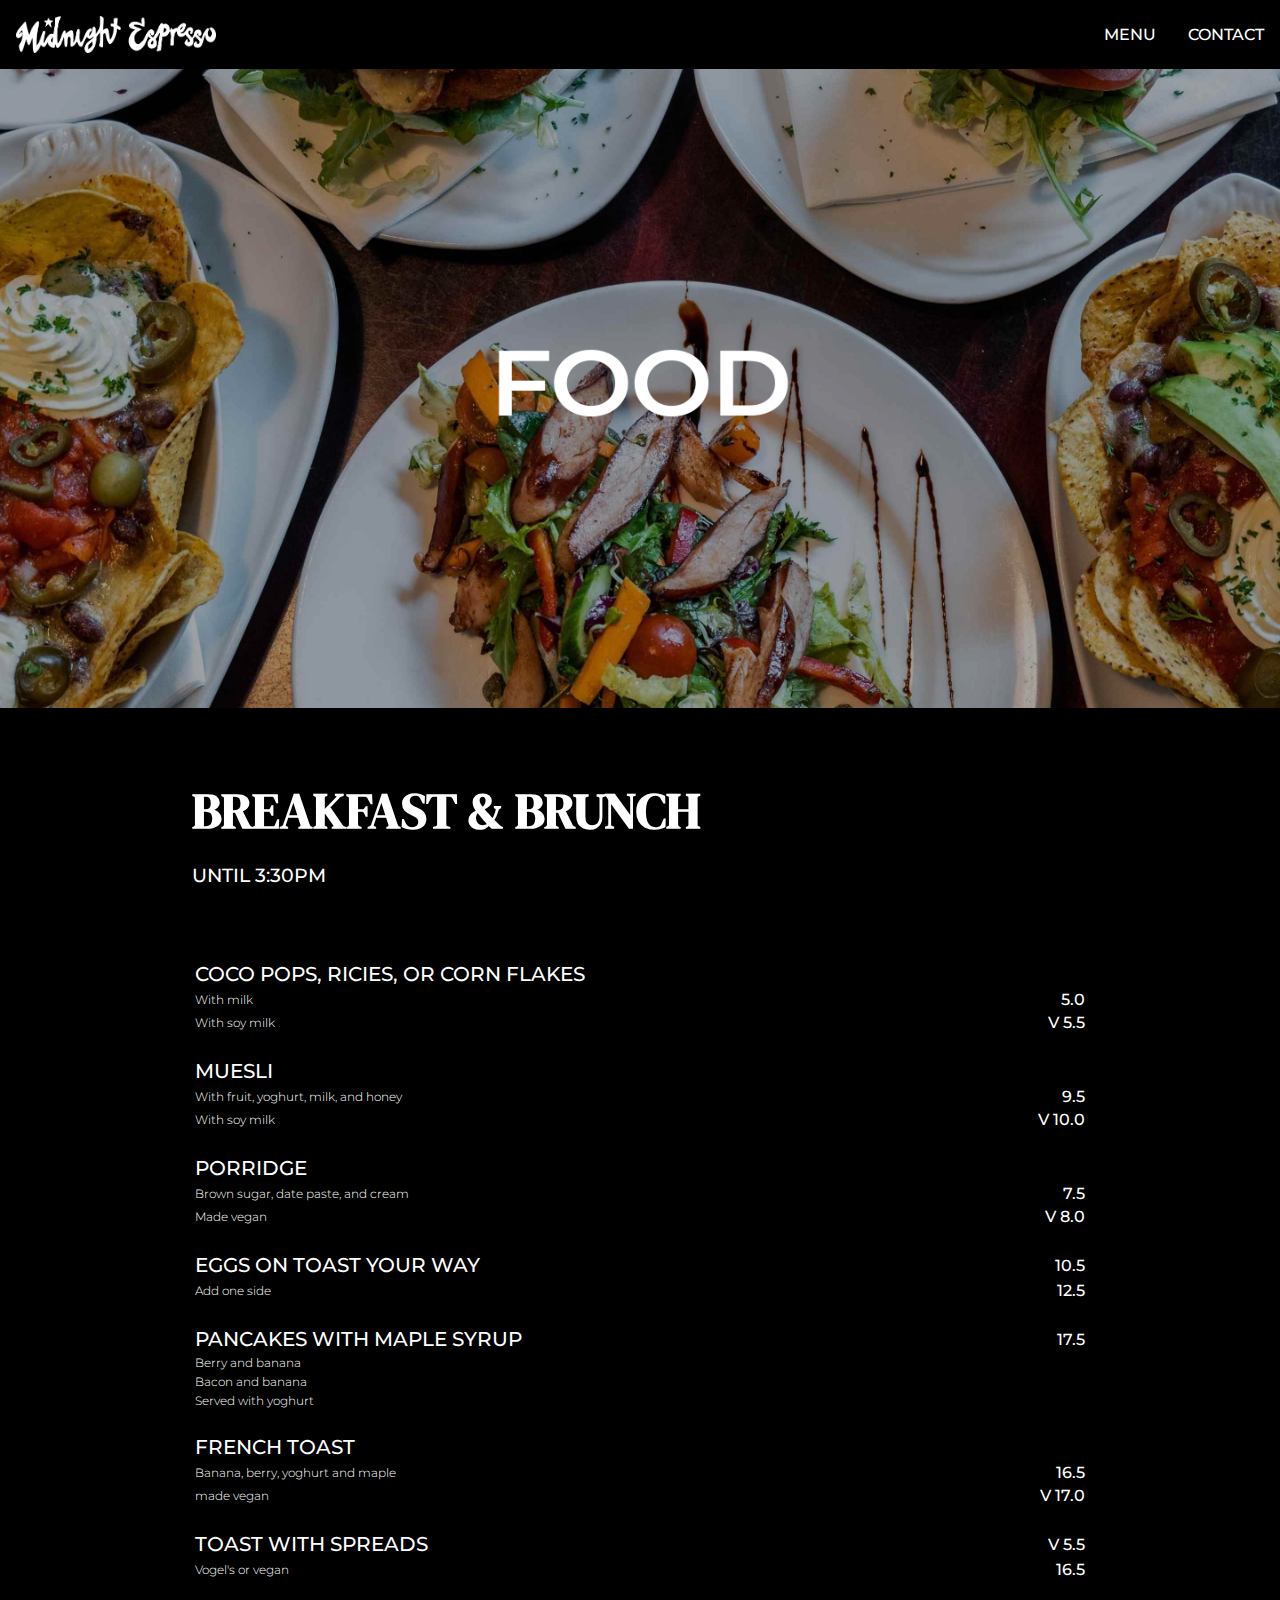
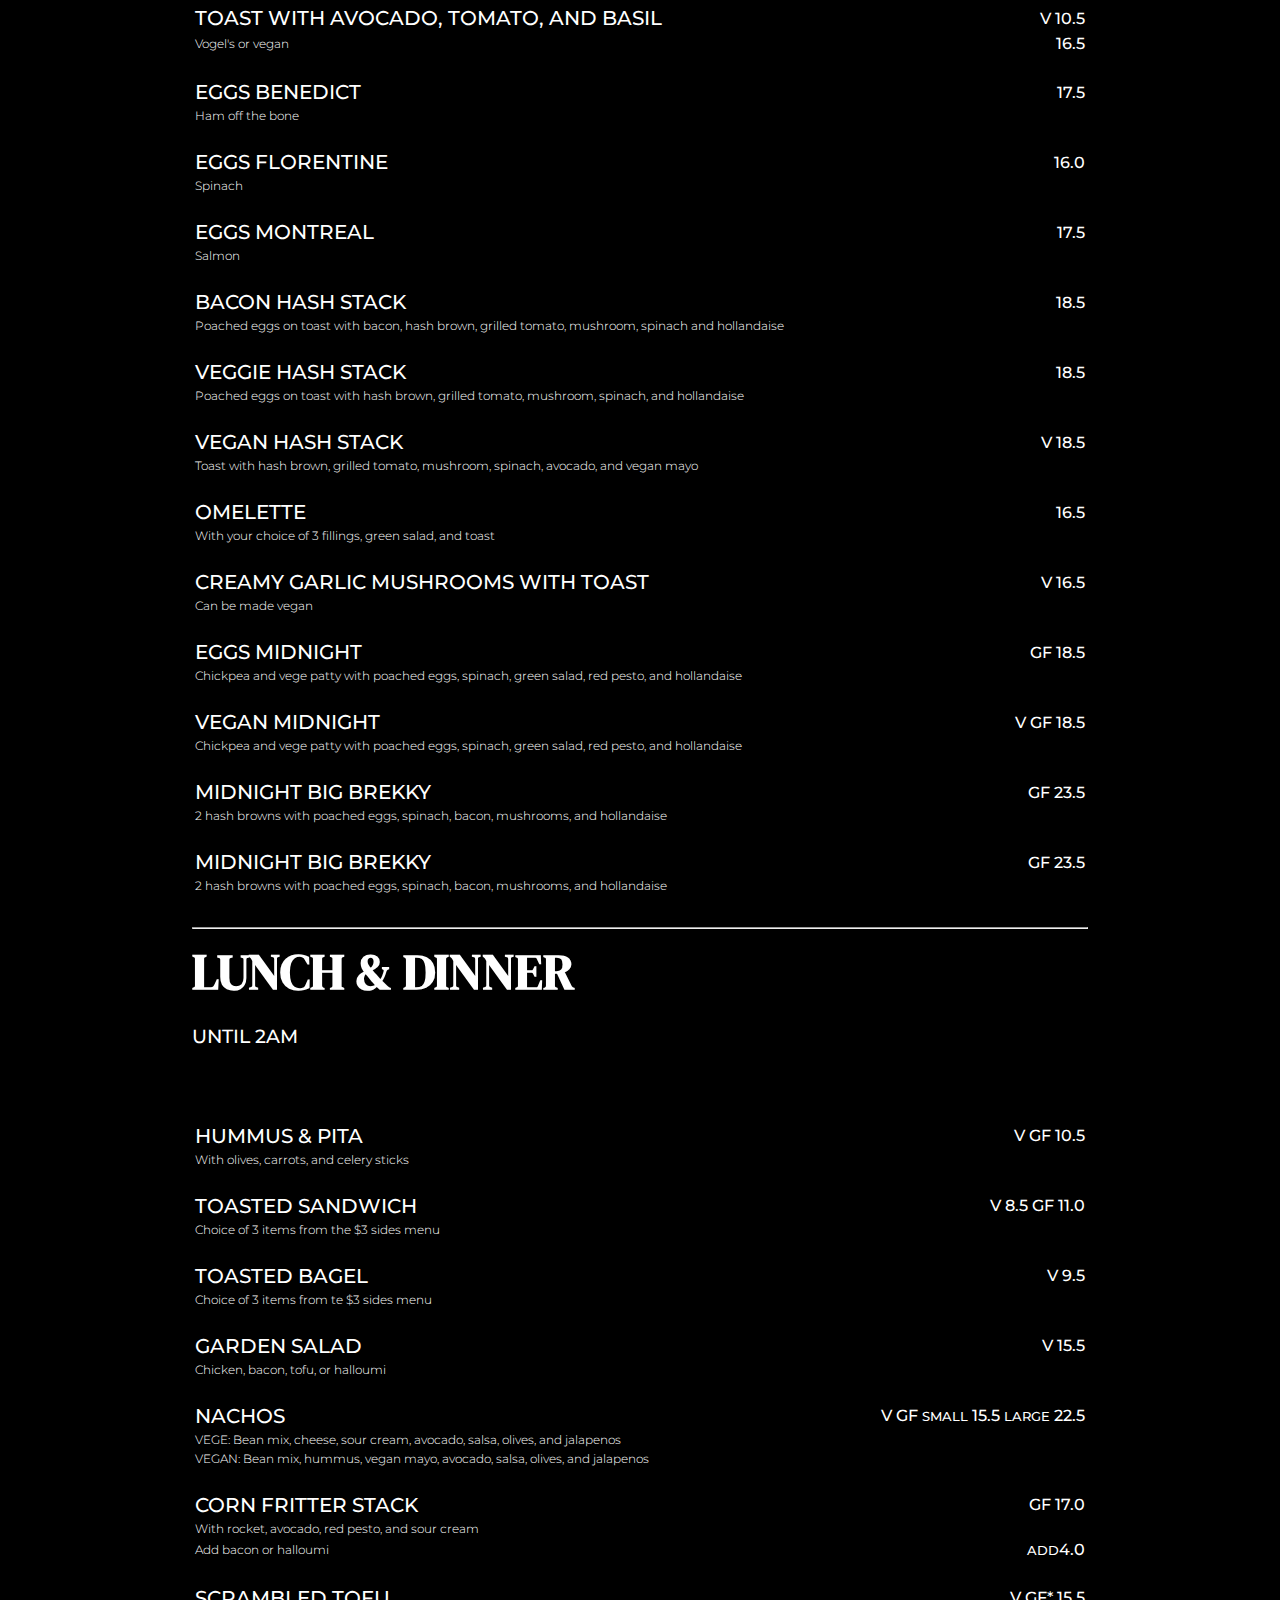
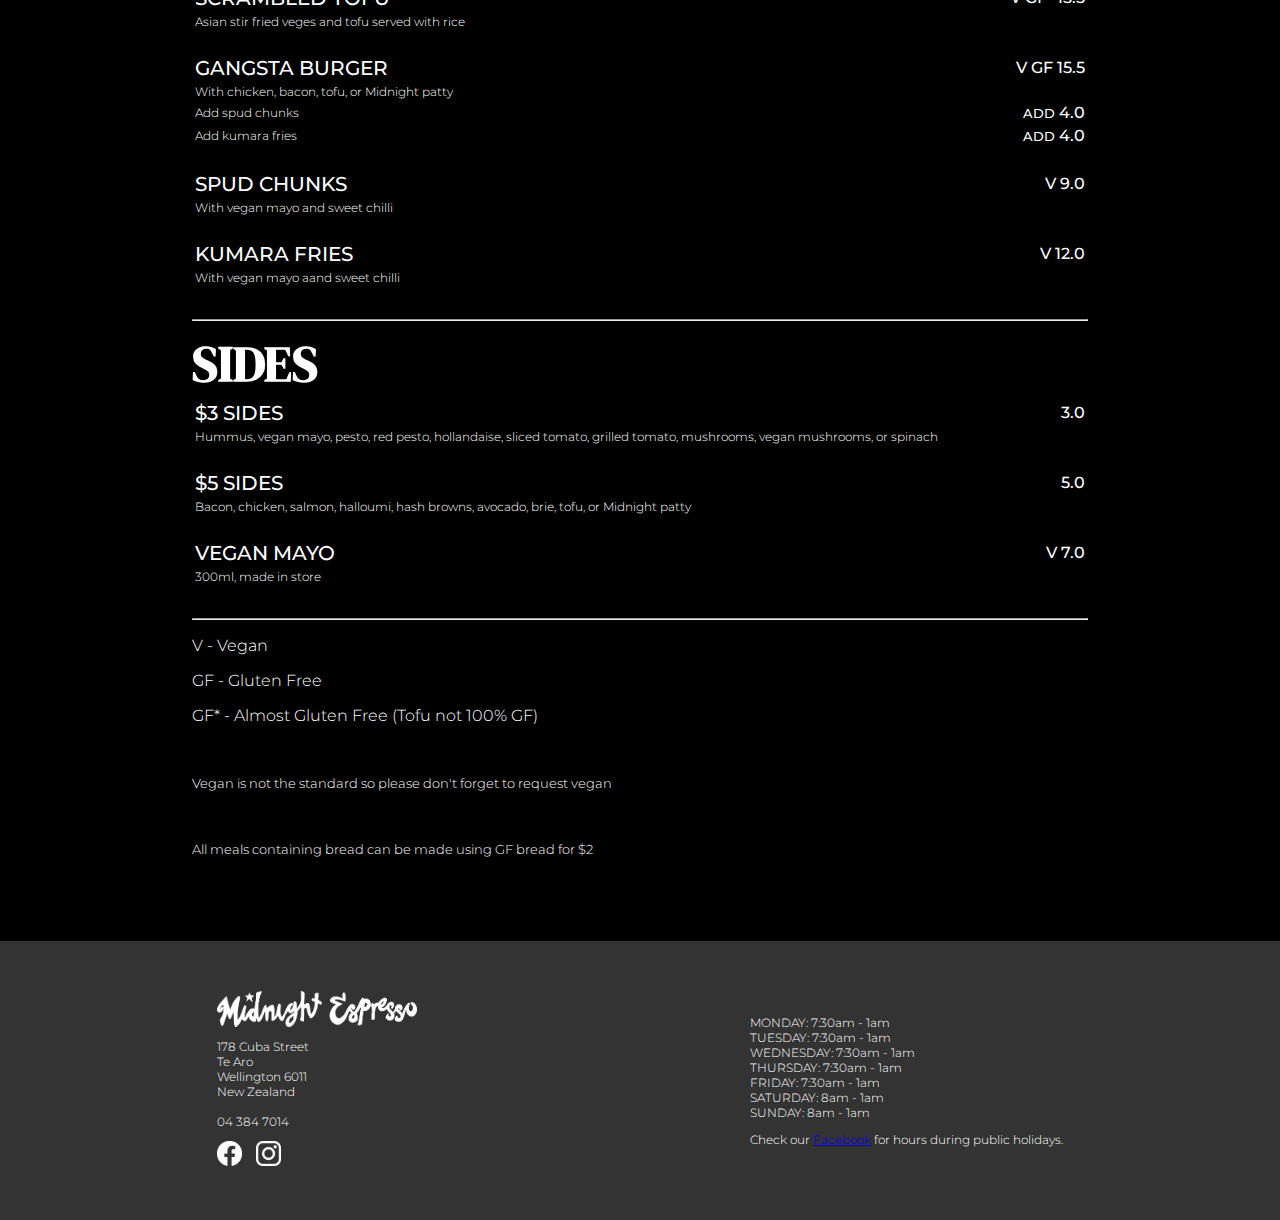
<file: menu.html>
<html lang="en">
<head>
    <meta charset="UTF-8">
    <meta http-equiv="X-UA-Compatible" content="IE=edge">
    <meta name="viewport" content="width=device-width, initial-scale=1.0">
    <title>Midnight Espresso</title>
    <link rel="preconnect" href="https://fonts.googleapis.com"><link rel="preconnect" href="https://fonts.gstatic.com" crossorigin><link href="https://fonts.googleapis.com/css2?family=DM+Serif+Display&family=Montserrat:wght@300;500&display=swap" rel="stylesheet">
    <link rel="stylesheet" href="css/style.css">
</head>
<body>
    <nav class="navbar">
        <div class="logo">
            <a href="index.html"><img src="img/logo.png" width="200px" alt="logo"></a>
        </div>
        <a href="#" class="toggle-button">
            <span class="bar"></span>
            <span class="bar"></span>
            <span class="bar"></span>
        </a>
        <div class="navbar-links">
            <ul>
                <li><a href="menu.html">MENU</a></li>
                <li><a href="contact.html">CONTACT</a></li>
            </ul>
        </div>
    </nav>

    <div class="offset"></div>
    
    <img src="img/menu-header.png" width="100%" alt="food">

    <main>
        <div class="offset"></div>
        <h2>BREAKFAST & BRUNCH</h2>
        <h3>UNTIL 3:30PM</h3>
        <br><br><br>

        <table>
            <tr>
                <td class="menu-item">COCO POPS, RICIES, OR CORN FLAKES</td>
                <td class="price"></td>
            </tr>
            <tr>
                <td class="option">With milk</td>
                <td class="price">5.0</td>
            </tr>
            <tr>
                <td class="option">With soy milk</td>
                <td class="price">V 5.5</td>
            </tr>
            <tr>
                <td>&nbsp</td>
                <td>&nbsp</td>
            </tr>

            <tr>
                <td class="menu-item">MUESLI</td>
                <td class="price"></td>
            </tr>
            <tr>
                <td class="option">With fruit, yoghurt, milk, and honey</td>
                <td class="price">9.5</td>
            </tr>
            <tr>
                <td class="option">With soy milk</td>
                <td class="price">V 10.0</td>
            </tr>
            <tr>
                <td>&nbsp</td>
                <td>&nbsp</td>
            </tr>

            <tr>
                <td class="menu-item">PORRIDGE</td>
                <td class="price"></td>
            </tr>
            <tr>
                <td class="option">Brown sugar, date paste, and cream</td>
                <td class="price">7.5</td>
            </tr>
            <tr>
                <td class="option">Made vegan</td>
                <td class="price">V 8.0</td>
            </tr>
            <tr>
                <td>&nbsp</td>
                <td>&nbsp</td>
            </tr>

            <tr>
                <td class="menu-item">EGGS ON TOAST YOUR WAY</td>
                <td class="price">10.5</td>
            </tr>
            <tr>
                <td class="option">Add one side</td>
                <td class="price">12.5</td>
            </tr>
            <tr>
                <td>&nbsp</td>
                <td>&nbsp</td>
            </tr>

            <tr>
                <td class="menu-item">PANCAKES WITH MAPLE SYRUP</td>
                <td class="price">17.5</td>
            </tr>
            <tr>
                <td class="option">Berry and banana</td>
                <td class="price"></td>
            </tr>
            <tr>
                <td class="option">Bacon and banana</td>
                <td class="price"></td>
            </tr>
            <tr>
                <td class="option">Served with yoghurt</td>
                <td class="price"></td>
            </tr>
            <tr>
                <td>&nbsp</td>
                <td>&nbsp</td>
            </tr>

            <tr>
                <td class="menu-item">FRENCH TOAST</td>
                <td class="price"></td>
            </tr>
            <tr>
                <td class="option">Banana, berry, yoghurt and maple</td>
                <td class="price">16.5</td>
            </tr>
            <tr>
                <td class="option">made vegan</td>
                <td class="price">V 17.0</td>
            </tr>
            <tr>
                <td>&nbsp</td>
                <td>&nbsp</td>
            </tr>

            <tr>
                <td class="menu-item">TOAST WITH SPREADS</td>
                <td class="price">V 5.5</td>
            </tr>
            <tr>
                <td class="option">Vogel's or vegan</td>
                <td class="price">16.5</td>
            </tr>
            <tr>
                <td>&nbsp</td>
                <td>&nbsp</td>
            </tr>

            <tr>
                <td class="menu-item">TOAST WITH AVOCADO, TOMATO, AND BASIL</td>
                <td class="price">V 10.5</td>
            </tr>
            <tr>
                <td class="option">Vogel's or vegan</td>
                <td class="price">16.5</td>
            </tr>
            <tr>
                <td>&nbsp</td>
                <td>&nbsp</td>
            </tr>

            <tr>
                <td class="menu-item">EGGS BENEDICT</td>
                <td class="price">17.5</td>
            </tr>
            <tr>
                <td class="option">Ham off the bone</td>
                <td class="price"></td>
            </tr>
            <tr>
                <td>&nbsp</td>
                <td>&nbsp</td>
            </tr>

            <tr>
                <td class="menu-item">EGGS FLORENTINE</td>
                <td class="price">16.0</td>
            </tr>
            <tr>
                <td class="option">Spinach</td>
                <td class="price"></td>
            </tr>
            <tr>
                <td>&nbsp</td>
                <td>&nbsp</td>
            </tr>
            
            <tr>
                <td class="menu-item">EGGS MONTREAL</td>
                <td class="price">17.5</td>
            </tr>
            <tr>
                <td class="option">Salmon</td>
                <td class="price"></td>
            </tr>
            <tr>
                <td>&nbsp</td>
                <td>&nbsp</td>
            </tr>

            <tr>
                <td class="menu-item">BACON HASH STACK</td>
                <td class="price">18.5</td>
            </tr>
            <tr>
                <td class="option">Poached eggs on toast with bacon, hash brown, grilled tomato, mushroom, spinach and hollandaise</td>
                <td class="price"></td>
            </tr>
            <tr>
                <td>&nbsp</td>
                <td>&nbsp</td>
            </tr>

            <tr>
                <td class="menu-item">VEGGIE HASH STACK</td>
                <td class="price">18.5</td>
            </tr>
            <tr>
                <td class="option">Poached eggs on toast with hash brown, grilled tomato, mushroom, spinach, and hollandaise</td>
                <td class="price"></td>
            </tr>
            <tr>
                <td>&nbsp</td>
                <td>&nbsp</td>
            </tr>

            <tr>
                <td class="menu-item">VEGAN HASH STACK</td>
                <td class="price">V 18.5</td>
            </tr>
            <tr>
                <td class="option">Toast with hash brown, grilled tomato, mushroom, spinach, avocado, and vegan mayo</td>
                <td class="price"></td>
            </tr>
            <tr>
                <td>&nbsp</td>
                <td>&nbsp</td>
            </tr>

            <tr>
                <td class="menu-item">OMELETTE</td>
                <td class="price">16.5</td>
            </tr>
            <tr>
                <td class="option">With your choice of 3 fillings, green salad, and toast</td>
                <td class="price"></td>
            </tr>
            <tr>
                <td>&nbsp</td>
                <td>&nbsp</td>
            </tr>

            <tr>
                <td class="menu-item">CREAMY GARLIC MUSHROOMS WITH TOAST</td>
                <td class="price">V 16.5</td>
            </tr>
            <tr>
                <td class="option">Can be made vegan</td>
                <td class="price"></td>
            </tr>
            <tr>
                <td>&nbsp</td>
                <td>&nbsp</td>
            </tr>

            <tr>
                <td class="menu-item">EGGS MIDNIGHT</td>
                <td class="price">GF 18.5</td>
            </tr>
            <tr>
                <td class="option">Chickpea and vege patty with poached eggs, spinach, green salad, red pesto, and hollandaise</td>
                <td class="price"></td>
            </tr>
            <tr>
                <td>&nbsp</td>
                <td>&nbsp</td>
            </tr>

            <tr>
                <td class="menu-item">VEGAN MIDNIGHT</td>
                <td class="price">V GF 18.5</td>
            </tr>
            <tr>
                <td class="option">Chickpea and vege patty with poached eggs, spinach, green salad, red pesto, and hollandaise</td>
                <td class="price"></td>
            </tr>
            <tr>
                <td>&nbsp</td>
                <td>&nbsp</td>
            </tr>

            <tr>
                <td class="menu-item">MIDNIGHT BIG BREKKY</td>
                <td class="price">GF 23.5</td>
            </tr>
            <tr>
                <td class="option">2 hash browns with poached eggs, spinach, bacon, mushrooms, and hollandaise</td>
                <td class="price"></td>
            </tr>
            <tr>
                <td>&nbsp</td>
                <td>&nbsp</td>
            </tr>

            <tr>
                <td class="menu-item">MIDNIGHT BIG BREKKY</td>
                <td class="price">GF 23.5</td>
            </tr>
            <tr>
                <td class="option">2 hash browns with poached eggs, spinach, bacon, mushrooms, and hollandaise</td>
                <td class="price"></td>
            </tr>
            <tr>
                <td>&nbsp</td>
                <td>&nbsp</td>
            </tr>
        </table>

        <hr>

        <h2>LUNCH & DINNER</h2>
        <h3>UNTIL 2AM</h3>
        <br><br><br>
        <table>
            <tr>
                <td class="menu-item">HUMMUS & PITA</td>
                <td class="price">V GF 10.5</td>
            </tr>
            <tr>
                <td class="option">With olives, carrots, and celery sticks</td>
                <td class="price"></td>
            </tr>
            <tr>
                <td>&nbsp</td>
                <td>&nbsp</td>
            </tr>

            <tr>
                <td class="menu-item">TOASTED SANDWICH</td>
                <td class="price">V 8.5 GF 11.0</td>
            </tr>
            <tr>
                <td class="option">Choice of 3 items from the $3 sides menu</td>
                <td class="price"></td>
            </tr>
            <tr>
                <td>&nbsp</td>
                <td>&nbsp</td>
            </tr>

            <tr>
                <td class="menu-item">TOASTED BAGEL</td>
                <td class="price">V 9.5</td>
            </tr>
            <tr>
                <td class="option">Choice of 3 items from te $3 sides menu</td>
                <td class="price"></td>
            </tr>
            <tr>
                <td>&nbsp</td>
                <td>&nbsp</td>
            </tr>

            <tr>
                <td class="menu-item">GARDEN SALAD</td>
                <td class="price">V 15.5</td>
            </tr>
            <tr>
                <td class="option">Chicken, bacon, tofu, or halloumi</td>
                <td class="price"></td>
            </tr>
            <tr>
                <td>&nbsp</td>
                <td>&nbsp</td>
            </tr>

            <tr>
                <td class="menu-item">NACHOS</td>
                <td class="price">V GF <small>SMALL</small> 15.5 <small>LARGE</small> 22.5</td>
            </tr>
            <tr>
                <td class="option">VEGE: Bean mix, cheese, sour cream, avocado, salsa, olives, and jalapenos</td>
                <td class="price"></td>
            </tr>
            <tr>
                <td class="option">VEGAN: Bean mix, hummus, vegan mayo, avocado, salsa, olives, and jalapenos</td>
                <td class="price"></td>
            </tr>
            <tr>
                <td>&nbsp</td>
                <td>&nbsp</td>
            </tr>

            <tr>
                <td class="menu-item">CORN FRITTER STACK</td>
                <td class="price">GF 17.0</td>
            </tr>
            <tr>
                <td class="option">With rocket, avocado, red pesto, and sour cream</td>
                <td class="price"></td>
            </tr>
            <tr>
                <td class="option">Add bacon or halloumi</td>
                <td class="price"><small>ADD</small>4.0</td>
            </tr>
            <tr>
                <td>&nbsp</td>
                <td>&nbsp</td>
            </tr>

            <tr>
                <td class="menu-item">SCRAMBLED TOFU</td>
                <td class="price">V GF* 15.5</td>
            </tr>
            <tr>
                <td class="option">Asian stir fried veges and tofu served with rice</td>
                <td class="price"></td>
            </tr>
            <tr>
                <td>&nbsp</td>
                <td>&nbsp</td>
            </tr>

            <tr>
                <td class="menu-item">GANGSTA BURGER</td>
                <td class="price">V GF 15.5</td>
            </tr>
            <tr>
                <td class="option">With chicken, bacon, tofu, or Midnight patty</td>
                <td class="price"></td>
            </tr>
            <tr>
                <td class="option">Add spud chunks</td>
                <td class="price"><small>ADD</small> 4.0</td>
            </tr>
            <tr>
                <td class="option">Add kumara fries</td>
                <td class="price"><small>ADD</small> 4.0</td>
            </tr>
            <tr>
                <td>&nbsp</td>
                <td>&nbsp</td>
            </tr>

            <tr>
                <td class="menu-item">SPUD CHUNKS</td>
                <td class="price">V 9.0</td>
            </tr>
            <tr>
                <td class="option">With vegan mayo and sweet chilli</td>
                <td class="price"></td>
            </tr>
            <tr>
                <td>&nbsp</td>
                <td>&nbsp</td>
            </tr>

            <tr>
                <td class="menu-item">KUMARA FRIES</td>
                <td class="price">V 12.0</td>
            </tr>
            <tr>
                <td class="option">With vegan mayo aand sweet chilli</td>
                <td class="price"></td>
            </tr>
            <tr>
                <td>&nbsp</td>
                <td>&nbsp</td>
            </tr>
        </table>

        <hr>

        <h2>SIDES</h2>
        <table>
            <tr>
                <td class="menu-item">$3 SIDES</td>
                <td class="price">3.0</td>
            </tr>
            <tr>
                <td class="option">Hummus, vegan mayo, pesto, red pesto, hollandaise, sliced tomato, grilled tomato, mushrooms, vegan mushrooms, or spinach</td>
                <td class="price"></td>
            </tr>
            <tr>
                <td>&nbsp</td>
                <td>&nbsp</td>
            </tr>

            <tr>
                <td class="menu-item">$5 SIDES</td>
                <td class="price">5.0</td>
            </tr>
            <tr>
                <td class="option">Bacon, chicken, salmon, halloumi, hash browns, avocado, brie, tofu, or Midnight patty</td>
                <td class="price"></td>
            </tr>
            <tr>
                <td>&nbsp</td>
                <td>&nbsp</td>
            </tr>

            <tr>
                <td class="menu-item">VEGAN MAYO</td>
                <td class="price">V 7.0</td>
            </tr>
            <tr>
                <td class="option">300ml, made in store</td>
                <td class="price"></td>
            </tr>
            <tr>
                <td>&nbsp</td>
                <td>&nbsp</td>
            </tr>
        </table>

        <hr>

        <p>V - Vegan</p>
        <p>GF - Gluten Free</p>
        <p>GF* - Almost Gluten Free (Tofu not 100% GF)</p>
        <br>
        <p><small>Vegan is not the standard so please don't forget to request vegan</small></p>>
        <p><small>All meals containing bread can be made using GF bread for $2</small></p>
        <div class="offset"></div>
    </main>
    <footer>
        <div class="footer-container">
            <div class="left">
                <img src="img/logo.png" alt="logo" width="200px">
                <p>178 Cuba Street<br>
                    Te Aro<br>
                    Wellington 6011<br>
                    New Zealand<br>
                    <br>
                    04 384 7014</p>
                    <a href="https://www.facebook.com/midnightespressowlg/"><img class="social-logo" src="img/facebook.png" width="25px"></a>
                    <a href="https://www.instagram.com/midnightespressowgtn/?hl=en"><img class="social-logo" src="img/instagram.png" width="25px"></a>
            </div>
            <div class="right">
                <p>MONDAY: 7:30am - 1am<br>
                TUESDAY: 7:30am - 1am<br>
                WEDNESDAY: 7:30am - 1am<br>
                THURSDAY: 7:30am - 1am<br>
                FRIDAY: 7:30am - 1am<br>
                SATURDAY: 8am - 1am<br>
                SUNDAY: 8am - 1am</p>
                <p>Check our <a href="https://www.facebook.com/midnightespressowlg/">Facebook</a> for hours during public holidays.</p>
            </div>
        </div>
    </footer>
    <script src="js/index.js"></script>
</body>
</html>
</file>
<file: css/style.css>
/* Global styling */
* {
    box-sizing: border-box;
}

body {
    margin: 0;
    padding: 0;
    background-color: black;
    margin: auto;
    min-height: 100vh;
}

p {
    color: white;
    font-family: 'Montserrat', sans-serif;
    font-weight: 300;
}

h2 {
    color: white;
    font-family: 'DM Serif Display', serif;
    font-size: 50px;
    padding: 0;
    margin-block-start: 0;
    margin-block-end: 0;
}

h3 {
    color: white;
    font-family: 'Montserrat', sans-serif;
    font-weight: 500;
}

li {
    font-family: 'Montserrat', sans-serif;
    font-weight: 500;
}

.text-box {
    border-style: solid;
    border-color: white;
    border-width: 1px;
    padding: 30px;
}

/* Navbar styling */
.navbar {
    position: fixed;
    display: flex;
    justify-content: space-between;
    align-items: center;
    background-color: black;
    color: white;
    width: 100%;
}

.logo {
    width: 200px;
    margin: 1rem;
}

.navbar-links ul {
    margin: 0;
    padding: 0;
    display: flex;
}

.navbar-links li {
    list-style: none;

}

.navbar-links li a {
    text-decoration: none;
    color: white;
    display: block;
    padding: 1rem;
}

.navbar-links li:hover {
    background-color:rgb(57, 57, 57);
}

.toggle-button {
    position: absolute;
    top: 1.5rem;
    right: 1.5rem;
    display: none;
    flex-direction: column;
    justify-content: space-between;
    width: 31px;
    height: 21px;
}

.toggle-button .bar {
    height: 3px;
    width: 100%;
    background-color: white;
    border-radius: 10px;
}

main {
    width: 70%;
    max-width: 960px;
    margin: auto;
}

.offset {
    height: 68px;
}


.map {
    filter: saturation(75%) contrast(200%);
}


/* Page section styling */
.container {
    display: grid;
    width: 100%;
    grid-template-columns: repeat(2, 1fr);
    grid-auto-rows: 1fr;
    grid-gap: 50px;
    margin: 50px 0;
}

.container > div > * {
    height: 100%;
}

.container img {
    max-width: 100%;
    width: 100%;
    height: 100%;
    object-fit: cover;
}

.container a {
    color: white;
    font-size: 1.5rem;
}



@media (max-width: 900px) {
    .container {
        grid-template-columns: 1fr;
        grid-auto-rows: auto;
    }

    .hours-img {
        order: 2;
    }

    .hours-text {
        order: 1;
    }

    .contact-img {
        order: 2;
    }

    .contact-text {
        order: 1;
    }

    hr {
        display: none;
    }
}

.contact-link {
    font-size: 1rem !important;
    font-family: 'Montserrat', sans-serif;
    text-decoration: underline;
}

/* TABLE STYLING */
table {
    width: 100%;
}

td {
    color: white;
    font-family: 'Montserrat', sans-serif;
}

.menu-item {
    font-weight: 500;
    font-size: 1.25rem;
}

.option {
    font-weight: 300;
    font-size: 0.75rem;
}

.price {
    font-weight: 500;
    font-size: 1rem;
    text-align: right;
}

/* Form styling */
label {
    font-family: 'Montserrat', sans-serif;
    color: white;
}

input[type=text], select {
    color: white;
    width: 100%;
    padding: 12px 20px;
    margin: 8px 0;
    display: inline-block;
    background-color: #333333;
    box-sizing: border-box;
}
  
input[type=submit] {
    width: 100%;
    background-color: white;
    color: rgb(35, 35, 35);
    padding: 14px 20px;
    margin: 8px 0;
    border: none;
    border-radius: 4px;
    cursor: pointer;
}
  
input[type=submit]:hover {
    background-color:#ccc;
}

.popup {
    visibility: hidden;
    background: rgba(25, 25, 25, .85);
    display: flex;
    justify-content: center;
    align-items: center;
    flex-direction: column;
    position: absolute;
    height: 300px;
    width: 50%;
    margin: auto;
    left: 0;
    right: 0;
    top: 100px;
    text-align: center;
    padding: 15px;
    border-radius: 10px;
}

.open-popup {
    visibility: visible;
}

.close-popup {
    visibility: hidden;
}


@media (max-width: 900px) {
    .popup {
        width: 80%;
    }
}
  

/* Footer styling */
.footer-container {
    display: flex;
    flex-direction: row;
    align-items: center;
    justify-content: space-around;
    background-color: #333333;
    padding: 50px;
}

.footer-container p {
    font-size: 12px;
}

.social-logo {
    margin-right: 10px;
}

@media (max-width: 720px) {
    .footer-container {
        flex-direction: column;
        align-items:flex-start;
    }
}

@media (max-width: 600px) {
    .toggle-button {
        display: flex;
    }

    .navbar-links {
        display: none;
        width: 100%;
    }

    .navbar {
        flex-direction: column;
    }

    .navbar-links ul {
        width: 100%;
        flex-direction: column;
    }

    .navbar-links li {
        text-align: center;
    }

    .navbar-links li a {
        padding: .75rem 1rem;
    }

    .navbar-links.active {
        display: flex;
    }

    main {
        width: 100%;
        max-width: 100%;
        padding: 25px;
    }

    .container {
        width: 100%;

    }

    hr {
        width: 90%;
    }
}
</file>
